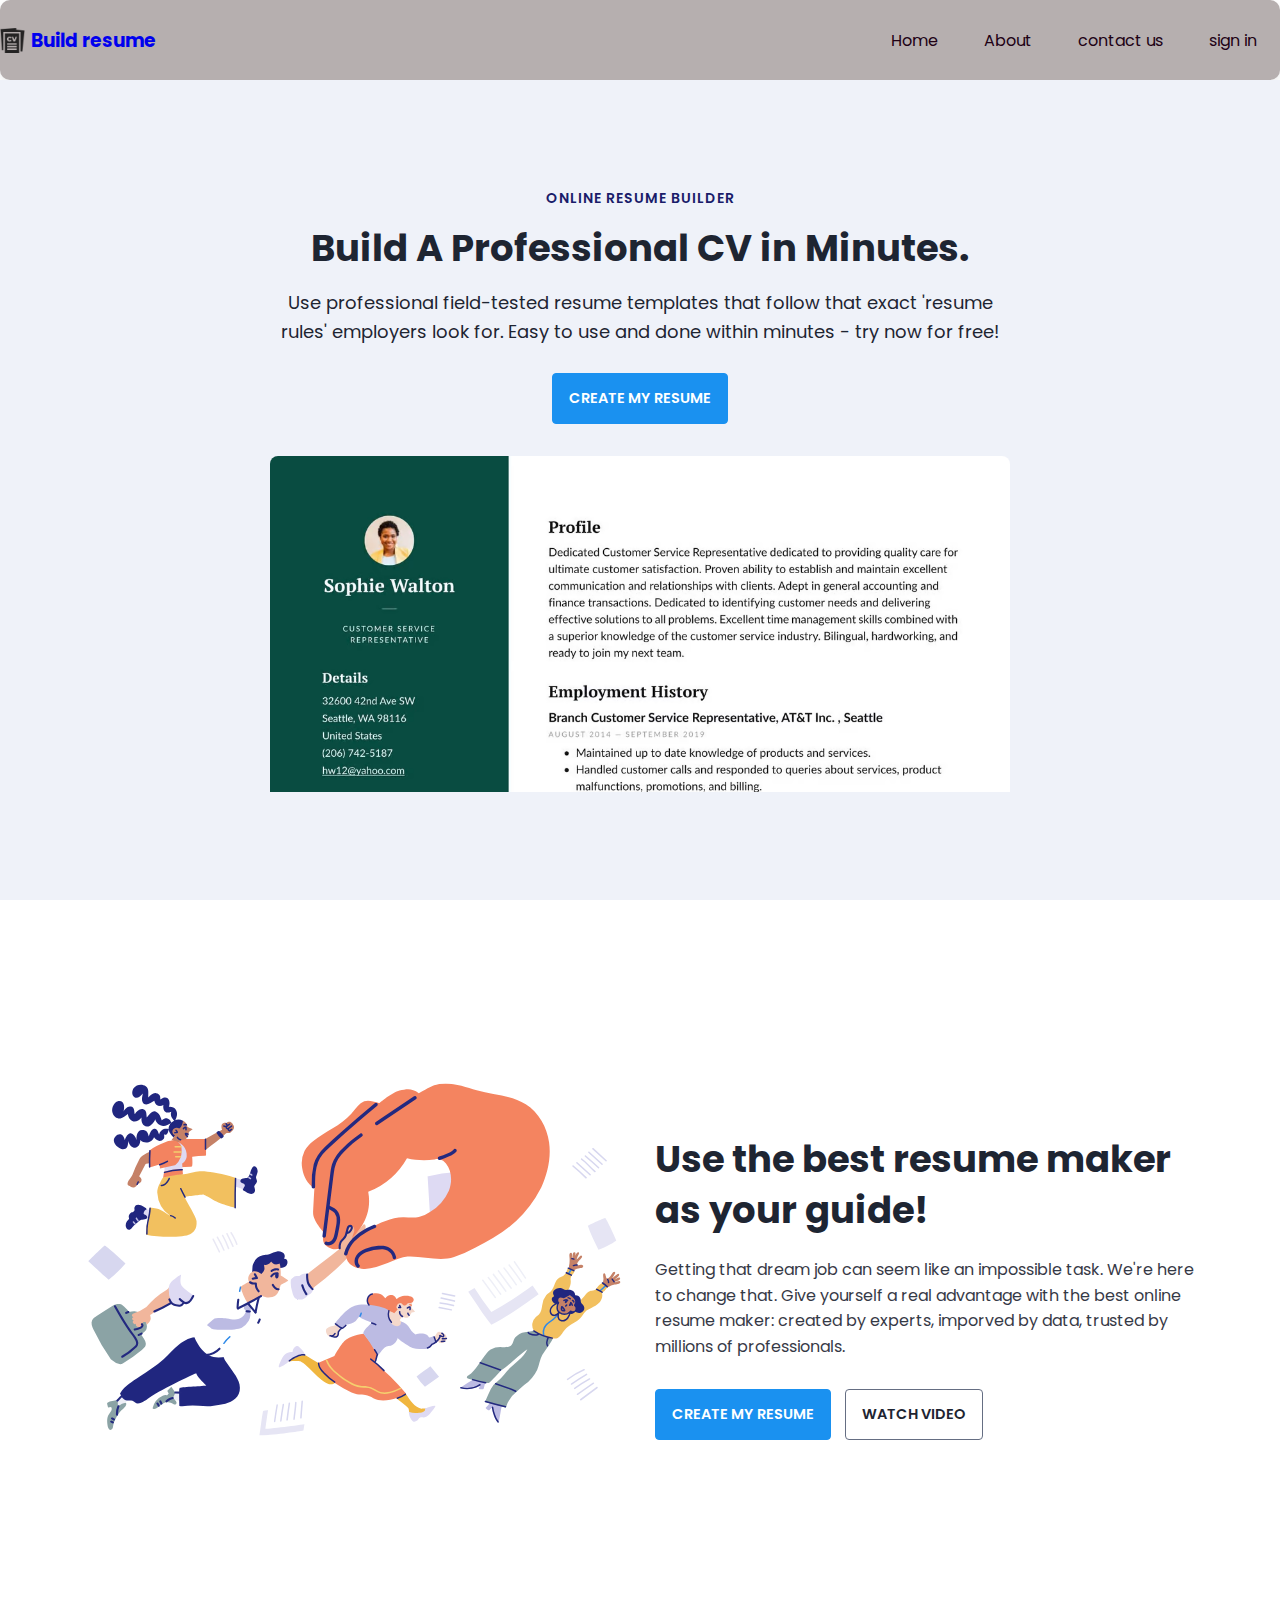
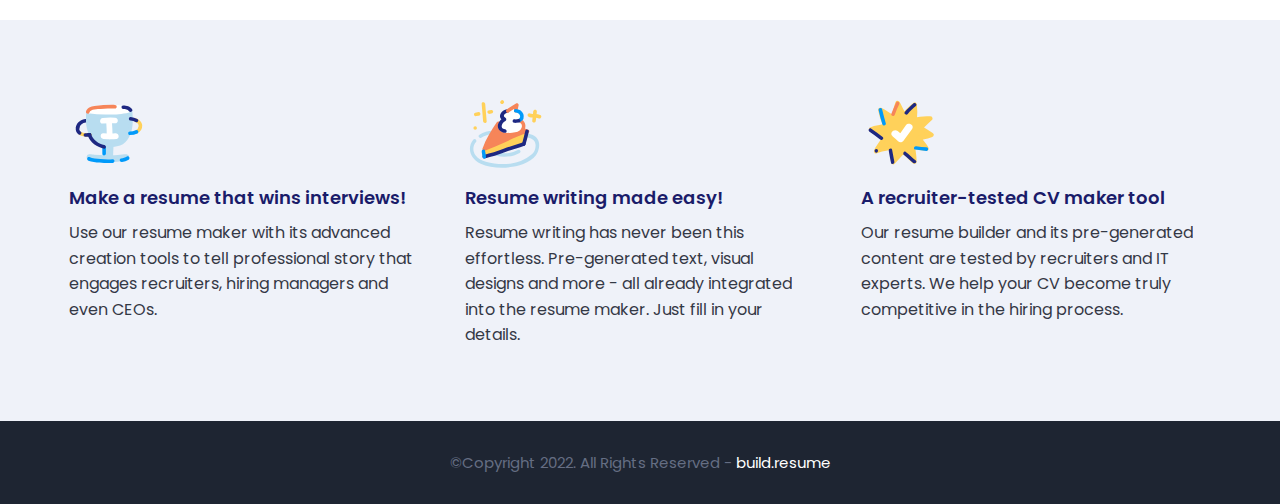
<file: index.html>
<!DOCTYPE html>
<html>
    <head>
        <meta charset="utf-8">
        <meta http-equiv="X-UA-Compatible" content="IE=edge">
        <title>Home Page</title>
        <meta name="description" content="">
        <meta name="viewport" content="width=device-width, initial-scale=1">
        <link rel="stylesheet" href="resume/css/main.css">
    </head>
    <body>
        <nav class="navbar">
            <div class = "brand-and-toggler">
                <img src = "resume/images/curriculum-vitae.png" alt = "" class = "navbar-brand-icon">
                <a href = "index.html" class = "navbar-brand">
                    <h3> Build resume </h3>
                </a>
            </div>
            <ul>
                <li><a href="login.html">sign in</a></li>
                <li><a href="#">contact us</a></li>
                <li><a href="about.html">About</a></li>
                <li><a href="index.html">Home</a></li> 
            </ul>
        </nav>
        

        <header class = "header bg-bright" id = "header">
            <div class = "container">
                <div class = "header-content text-center">
                    <h6 class = "text-uppercase text-blue-dark fs-14 fw-6 ls-1">online resume builder</h6>
                    <h1 class = "lg-title">Build A Professional CV in Minutes.</h1>
                    <p class = "text-dark fs-18">Use professional field-tested resume templates that follow that exact 'resume rules' employers look for. Easy to use and done within minutes - try now for free!</p>
                    <a href = "resume.html" class = "btn btn-primary text-uppercase">create my resume</a>
                    <img src = "resume/images/dublin-resume-templates.avif">
                </div>
            </div>
        </header>

        <div class="section-one">
            <div class="container">
                <div class = "section-one-content">
                    <div class="section-one-l">
                        <img src = "resume/images/visual-0c7080adf17f1f207276f613447c924f667dab34b7ac415cd7ef653172defd0b.svg">
                    </div>
                    <div class = "section-one-r text-center">
                        <h2 class = "lg-title">Use the best resume maker as your guide!</h2>
                        <p class = "text">Getting that dream job can seem like an impossible task. We're here to change that. Give yourself a real advantage with the best online resume maker: created by experts, imporved by data, trusted by millions of professionals.</p>
                        <div class = "btn-group">
                            <a href = "resume.html" class = "btn btn-primary text-uppercase">create my resume</a>
                            <a href = "#" class = "btn btn-secondary text-uppercase">watch video</a>
                        </div>
                    </div>
                </div>
            </div>
        </div>
         
        <div class = "section-two bg-bright">
            <div class="container">
                <div class="section-two-content">
                    <div class = "section-items">
                        <div class = "section-item">
                            <div class = "section-item-icon">
                                <img src = "resume/images/feature-1-edf4481d69166ac81917d1e40e6597c8d61aa970ad44367ce78049bf830fbda5.svg" alt = "">
                            </div>
                            <h5 class = "section-item-title">Make a resume that wins interviews!</h5>
                            <p class = "text">Use our resume maker with its advanced creation tools to tell professional story that engages recruiters, hiring managers and even CEOs.</p>
                        </div>

                        <div class = "section-item">
                            <div class = "section-item-icon">
                                <img src = "resume/images/feature-2-a7a471bd973c02a55d1b3f8aff578cd3c9a4c5ac4fc74423d94ecc04aef3492b.svg" alt = "">
                            </div>
                            <h5 class = "section-item-title">Resume writing made easy!</h5>
                            <p class = "text">Resume writing has never been this effortless. Pre-generated text, visual designs and more - all already integrated into the resume maker. Just fill in your details.</p>
                        </div>

                        <div class = "section-item">
                            <div class = "section-item-icon">
                                <img src = "resume/images/feature-3-4e87a82f83e260488c36f8105e26f439fdc3ee5009372bb5e12d9421f32eabdd.svg" alt = "">
                            </div>
                            <h5 class = "section-item-title">A recruiter-tested CV maker tool</h5>
                            <p class = "text">Our resume builder and its pre-generated content are tested by recruiters and IT experts. We help your CV become truly competitive in the hiring process.</p>
                        </div>
                    </div>
                </div>
            </div>
        </div>

        <footer class = "footer bg-dark">
            <div class="container">
                <div class = "footer-content text-center">
                    <p class="fs-15">&copy;Copyright 2022. All Rights Reserved - <span>build.resume</span></p>
                </div>
            </div>
        </footer>
        
    </body>
</html>
</file>
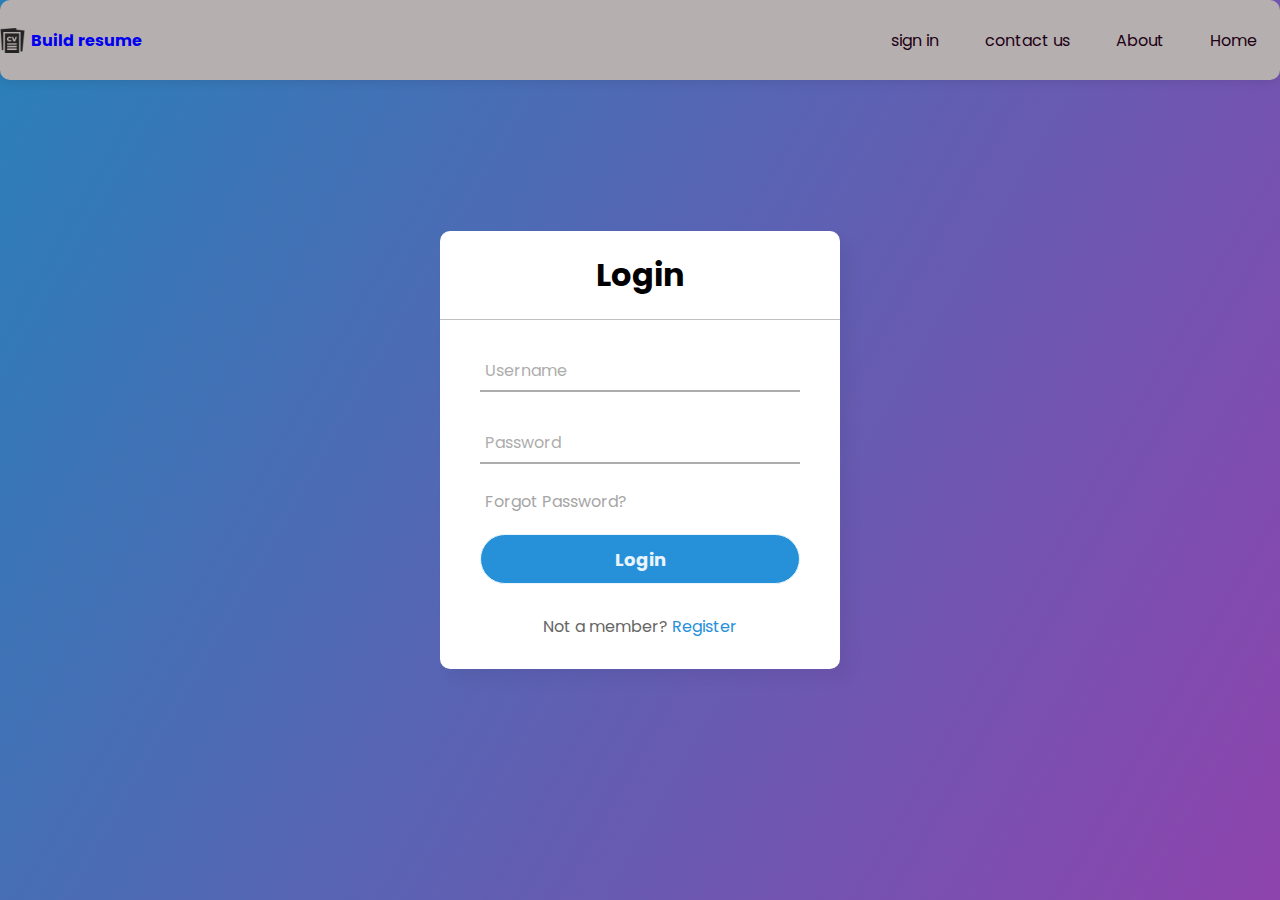
<file: login.html>
<!DOCTYPE html>
<!-- Coding By CodingNepal - youtube.com/codingnepal -->
<html lang="en" dir="ltr">
  <head>
    <meta charset="utf-8">
    <title>Animated Login Form | CodingNepal</title>
    <link rel="stylesheet" href="resume/css/main.css">
    <link rel="stylesheet" href="style.css">
  </head>
  <body>
    <nav class="navbar">
      <div class = "brand-and-toggler">
          <img src = "resume/images/curriculum-vitae.png" alt = "" class = "navbar-brand-icon">
          <a href = "index.html" class = "navbar-brand">
              <h4> Build resume </h4>
          </a>
      </div>    
      <ul>
          <li><a href="index.html">Home</a></li>
          <li><a href="about.html">About</a></li>
          <li><a href="#">contact us</a></li>
          <li><a href="login.html">sign in</a></li>
      </ul>
  </nav>
    <div class="center">
      <h1>Login</h1>
      <form method="post">
        <div class="txt_field">
          <input type="text" required>
          <span></span>
          <label>Username</label>
        </div>
        <div class="txt_field">
          <input type="password" required>
          <span></span>
          <label>Password</label>
        </div>
        <div class="pass">Forgot Password?</div>
        <input type="submit" value="Login">
        <div class="signup_link">
          Not a member? <a href="register.html">Register</a>
        </div>
      </form>
    </div>

  </body>
</html>
</file>
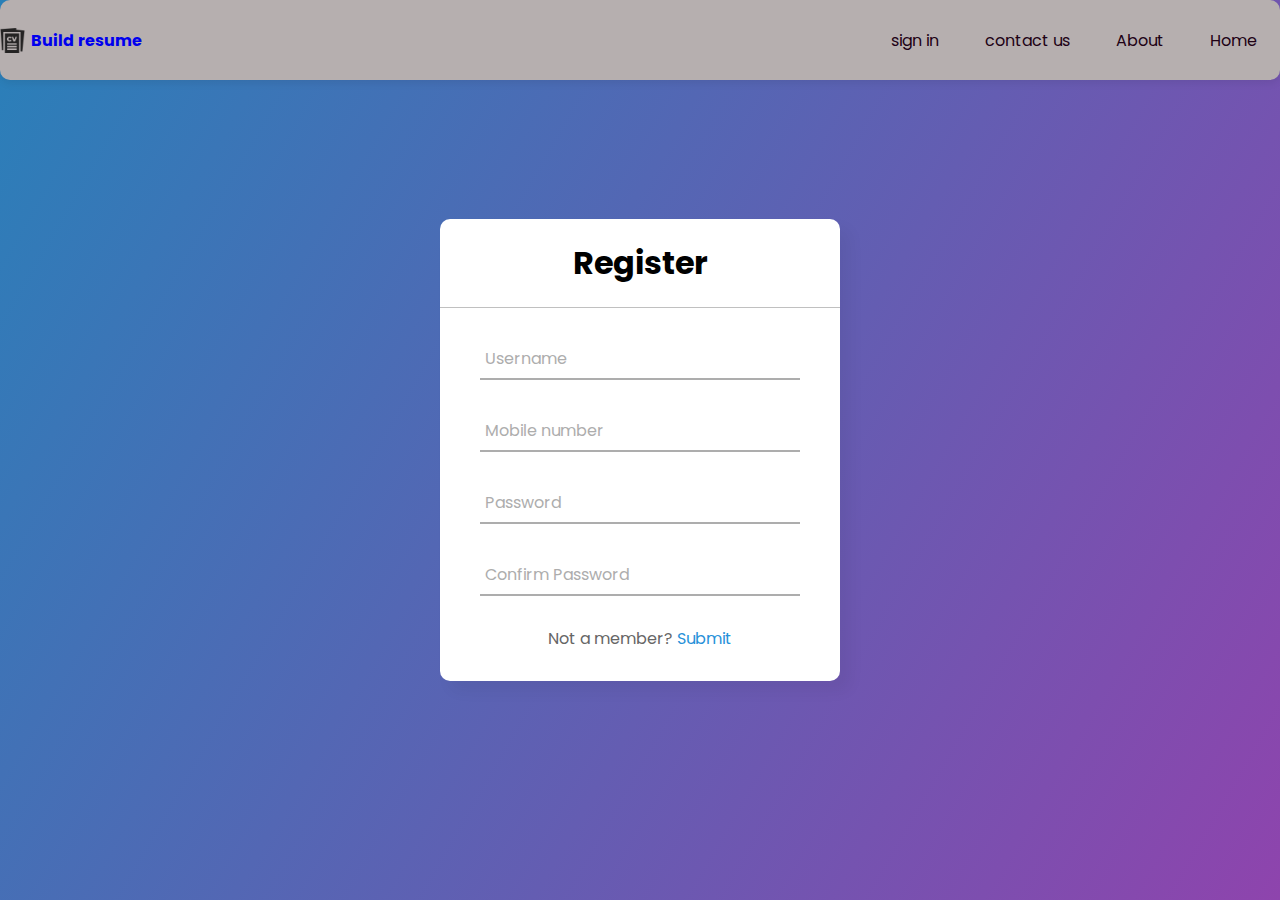
<file: register.html>
</html>
<!DOCTYPE html>
<!-- Coding By CodingNepal - youtube.com/codingnepal -->
<html lang="en" dir="ltr">
  <head>
    <meta charset="utf-8">
    <title>Animated Login Form | CodingNepal</title>
    <link rel="stylesheet" href="resume/css/main.css">
    <link rel="stylesheet" href="style.css">
  </head>
  <body>
    <nav class="navbar">
      <div class = "brand-and-toggler">
          <img src = "resume/images/curriculum-vitae.png" alt = "" class = "navbar-brand-icon">
          <a href = "index.html" class = "navbar-brand">
              <h4> Build resume </h4>
          </a>
      </div>
      <ul>
          <li><a href="index.html">Home</a></li>
          <li><a href="about.html">About</a></li>
          <li><a href="#">contact us</a></li>
          <li><a href="resume/Login Form - No JavaScript/index.html">sign in</a></li>
      </ul>
  </nav>
    <div class="center">
      <h1>Register</h1>
      <form method="post">
        <div class="txt_field">
          <input type="text" required>
          <span></span>
          <label>Username</label>
        </div>
        <div class="txt_field">
          <input type="password" required>
          <span></span>
          <label>Mobile number</label>
        </div>
        <div class="txt_field">
          <input type="password" required>
          <span></span>
          <label>Password</label>
        </div>
        <div class="txt_field">
          <input type="password" required>
          <span></span>
          <label>Confirm Password</label>
        </div>
        <div class="signup_link">
          Not a member? <a href="#">Submit</a>
        </div>
      </form>
    </div>

  </body>
</html>
</file>
<file: resume/css/main.css>
@import url('https://fonts.googleapis.com/css2?family=Manrope:wght@200;300;400;500;600;700;800&family=Poppins:ital,wght@0,100;0,200;0,300;0,400;0,500;0,600;0,700;0,800;0,900;1,100;1,200;1,300;1,400;1,500;1,600;1,700;1,800;1,900&display=swap');

:root{
    --clr-blue: #1A91F0;
    --clr-blue-mid: #1170CD;
    --clr-blue-dark: #1A1C6A;
    --clr-white: #fff;
    --clr-bright: #EFF2F9;
    --clr-dark: #1e2532;
    --clr-black: #000;
    --clr-grey: #656e83;
    --clr-green: #084C41;
    --font-poppins: 'Poppins', sans-serif;
    --font-manrope: 'Manrope', sans-serif;;
    --transition: all 300ms ease-in-out;
}

*{
    padding: 0;
    margin: 0;
    box-sizing: border-box;
}

html{
    font-size: 10px;
}

body{
    font-size: 1.6rem;
    font-family: var(--font-poppins);
}

button{
    border: none;
    background-color: transparent;
    outline: 0;
    cursor: pointer;
    font-family: inherit;
}

img{
    width: 100%;
    display: block;
}

a{
    text-decoration: none;
}

/* fonts */
.font-poppins{font-family: var(--font-poppins);}
.font-manrope{font-family: var(--font-manrope);}

/* text colors */
.text-blue{color: var(--clr-blue);}
.text-blue-mid{color: var(--clr-blue-mid);}
.text-blue-dark{color: var(--clr-blue-dark);}
.text-bright{color: var(--clr-bright);}
.text-dark{color: var(--clr-dark);}
.text-grey{color: var(--clr-grey);}
.text-white{color: var(--clr-white);}

/* backgrounds */
.bg-blue{background-color: var(--clr-blue);}
.bg-blue-mid{background-color: var(--clr-blue-mid);}
.bg-blue-dark{background-color: var(--clr-blue-dark);}
.bg-bright{background-color: var(--clr-bright);}
.bg-dark{background-color: var(--clr-dark);}
.bg-grey{background-color: var(--clr-grey);}
.bg-white{background-color: var(--clr-white);}
.bg-black{background-color: var(--clr-black);}
.bg-green{background-color: var(--clr-green);}

.text-center{ text-align: center;}
.text-left{text-align: left;}
.text-right{text-align: right;}
.text-uppercase{text-transform: uppercase;}
.text-lowercase{text-transform: lowercase;}
.text-capitalize{text-transform: capitalize;}
.text{
    color: var(--clr-dark);
    opacity: 0.9;
    margin: 2rem 0;
    line-height: 1.6;
}

.fw-2{font-weight: 200;}
.fw-3{font-weight: 300;}
.fw-4{font-weight: 400;}
.fw-5{font-weight: 500;}
.fw-6{font-weight: 600;}
.fw-7{font-weight: 700;}
.fw-8{font-weight: 800;}

.fs-13{font-size: 13px;}
.fs-14{font-size: 14px;}
.fs-15{font-size: 15px;}
.fs-16{font-size: 16px;}
.fs-17{font-size: 17px;}
.fs-18{font-size: 18px;}
.fs-19{font-size: 19px;}
.fs-20{font-size: 20px;}
.fs-21{font-size: 21px;}
.fs-22{font-size: 22px;}
.fs-23{font-size: 23px;}
.fs-24{font-size: 24px;}
.fs-25{font-size: 25px;}

.ls-1{letter-spacing: 1px;}
.ls-2{letter-spacing: 2px;}

.container{
    max-width: 1200px;
    margin: 0 auto;
    padding: 0 1.6rem;
}

/* bars button */
.bars{
    display: flex;
    flex-direction: column;
    justify-content: space-between;
    height: 16.5px;
    width: 25px;
}
.bars .bar{
    width: 100%;
    height: 2px;
    background-color: var(--clr-blue);
    transition: var(--transition);
}

.bars:hover .bar{
    background-color: var(--clr-dark);
}

/* buttons */
.btn{
    font-size: 14.5px;
    font-weight: 600;
    padding: 1.4rem 1.6rem;
    border-radius: 4px;
    display: inline-block;
}

.btn-primary{
    background-color: var(--clr-blue);
    color: var(--clr-white);
    border: 1px solid var(--clr-blue);
    transition: var(--transition);
}

.btn-primary:hover{
    background-color: transparent;
    color: var(--clr-dark);
    border-color: var(--clr-grey);
}

.btn-secondary{
    background-color: transparent;
    color: var(--clr-dark);
    border: 1px solid var(--clr-grey);
    transition: var(--transition);
}

.btn-secondary:hover{
    background-color: var(--clr-blue);
    color: var(--clr-white);
    border-color: var(--clr-blue);
}

.btn-group button:first-child, .btn-group a:first-child{
    margin-right: 1rem!important;
}

/* navbar part */
.navbar{
    height: 80px;
    display: flex;
    align-items: center;
    box-shadow: rgba(0, 0, 0, 0.08) 0px 3px 8px;
}

.navbar{
    background-color: rgb(182, 175, 175);
    border-radius: 10px;
    justify-content: flex-end;
  }

.navbar li{
    float: right;
    list-style: none; 
    margin: 13px 20px;
    justify-content: flex-end;
} 
.navbar ul{
    overflow: auto;
    align-items: end;
}

.navbar li a{
    padding: 3px 3px;
    align-items: end;
    color: rgb(32, 1, 21);
}

.navbar li a:hover{
    color: rgb(0, 21, 255)
}
.navbar-brand-icon{
    width: 25px;
    margin-right: 6px;
    opacity: 0.8;
}
.brand-and-toggler{
    display: flex;
    align-items: center;
    margin-right: auto;    
}
.header{
    min-height: calc(100vh - 80px);
    display: flex;
    flex-direction: column;
    align-items: center;
    justify-content: center;
}
.header-content{
    max-width: 740px;
    margin-right: auto;
    margin-left: auto;
}
.header-content img{
    max-width: 760px;
    border-top-right-radius: 8px;
    border-top-left-radius: 8px;
    margin-top: 3.2rem;
}
.lg-title{
    margin: 1.4rem 0;
    font-size: 37px;
    line-height: 1.4;
    color: var(--clr-dark);
}
.header-content p{
    margin-bottom: 2.6rem;
    line-height: 1.6;
}


/* section one */
.section-one{
    padding: 64px 0;
    min-height: 80vh;
    display: flex;
    align-items: center;
}
.section-one-l img{
    max-width: 545px;
    margin-right: auto;
    margin-left: auto;
}
.section-one-r{
    margin-top: 4rem;
}

.section-one .btn-group{
    margin-top: 2rem;
}
.section-one-r{
    max-width: 545px;
    margin-right: auto;
    margin-left: auto;
}
.section-one-r .btn-group{
    margin-top: 3rem;
}

/* section two */
.section-two{
    padding: 64px 0;
}
.section-two .section-items{
    display: grid;
    gap: 2rem;
}

.section-two .section-item{
    max-width: 350px;
    text-align: center;
    margin-right: auto;
    margin-left: auto;
}
.section-two .section-item-icon{
    margin: 1rem 0;
}
.section-two .section-item-icon img{
    width: 80px;
    margin-right: auto;
    margin-left: auto;
}
.section-two .section-item-title{
    color: var(--clr-blue-dark);
    font-size: 1.8rem;
    font-weight: 600;
}
.section-two .text{
    margin: 0.9rem 0;
}

/* footer */
.footer{
    padding: 3rem 0;
}
.footer-content p{
    color: var(--clr-grey);
}
.footer-content p span{
    color: var(--clr-white);
}

/* media queries */
@media screen and (min-width: 768px){
    .section-two .section-items{
        grid-template-columns: repeat(2, 1fr);
    }
}

@media screen and (min-width: 992px){
    .section-one-content{
        display: grid;
        grid-template-columns: repeat(2, 1fr);
        column-gap: 3rem;
    }
    .section-one-r{
        text-align: left;
    }
    .section-two .section-items{
        grid-template-columns: repeat(3, 1fr);
    }
    .section-two .section-item{
        text-align: left;
    }
    .section-two .section-item-icon img{
        margin-left: 0;
    }
}



/* resume page */
#about-sc{
    padding: 64px 0;
}

.cv-form-row-title{
    background-color: var(--clr-dark);
    padding: 0.8rem 1.6rem;
    margin-bottom: 2rem;
}

.cv-form-row-title h3{
    color: var(--clr-white);
    font-weight: 500;
    text-transform: uppercase;
    letter-spacing: 1.5px;
    font-size: 1.7rem;
}
.cv-form-blk{
    margin: 3rem 0;
}
.cv-form-row{
    padding: 3rem 2rem 0 2rem;
    border: 1px solid rgba(0, 0, 0, 0.08);
    margin-bottom: 1rem;
    position: relative;
}
textarea{
    resize: none;
}
.form-elem{
    margin-bottom: 3rem;
    position: relative;
}
.form-label{
    display: block;
    font-weight: 600;
    font-size: 14px;
    color: var(--clr-dark);
    margin-bottom: 0.5rem;
}
.form-control{
    border-radius: none;
    border: 1px solid rgba(0, 0, 0, 0.1);
    font-size: 14px;
    padding: 0.8rem 1.6rem;
    font-family: inherit;
    width: 100%;
    outline: 0;
    transition: var(--transition);
}

.form-control:focus{
    border-color: rgba(0, 0, 0, 0.3);
}
.form-text{
    color: #ca0b00;
    font-size: 12px;
    position: absolute;
    letter-spacing: 0.5px;
    top: calc(100% + 2px);
    left: 0;
    width: 100%;
}
.cols-3, .cols-2{
    display: grid;
}
.repeater-add-btn{
    width: 25px;
    height: 25px;
    background-color: var(--clr-blue-mid);
    font-size: 1.6rem;
    color: var(--clr-white);
    margin: 1rem 0;
}
.repeater-remove-btn{
    position: absolute;
    top: 10px;
    right: 10px;
    z-index: 999;
    width: 25px;
    height: 25px;
    border-radius: 50%;
    background-color: #ca0b00;
    color: var(--clr-white);
    font-size: 1.6rem;
}

/* preview section */
.preview-cnt{
    border-radius: 5px;
    display: grid;
    grid-template-columns: 32% auto;
    box-shadow: rgba(149, 157, 165, 0.2) 0px 8px 24px;
    overflow: hidden;
}

.preview-cnt-l{
    padding: 3rem 3rem 2rem 3rem;
}
.preview-cnt-r{
    padding: 3rem 3rem 3rem 4rem;
}
.preview-cnt-l .preview-blk:nth-child(1){
    text-align: center;
}
.preview-image{
    width: 120px;
    height: 120px;
    border-radius: 50%;
    overflow: hidden;
    margin-right: auto;
    margin-left: auto;
}
.preview-image img{
    width: 100%;
    height: 100%;
    object-fit: cover;
}
.preview-item-name{
    font-size: 2.4rem;
    font-weight: 600;
    margin: 1.8rem 0;
    position: relative;
}
.preview-item-name::after{
    position: absolute;
    content: "";
    bottom: -10px;
    width: 50px;
    height: 1.5px;
    background-color: rgba(255, 255, 255, 0.5);
    left: 50%;
    transform: translateX(-50%);
}
.preview-blk{
    padding: 1rem 0;
    margin-bottom: 1rem;
}
.preview-blk-title h3{
    text-transform: uppercase;
    letter-spacing: 0.5px;
    border-bottom: 0.5px solid rgba(0, 0, 0, 0.08);
    padding-bottom: 0.5rem;
}
.preview-blk-title{
    margin-bottom: 1rem;
}
.preview-blk-list .preview-item{
    font-size: 1.5rem;
    margin-bottom: 0.2rem;
    opacity: 0.95;
}
.preview-cnt-r .preview-blk-title{
    color: var(--clr-dark);
}
.preview-cnt-r .preview-blk-list .preview-item{
    margin-top: 1.8rem;
}

.achievements-items.preview-blk-list .preview-item span:first-child,
.educations-items.preview-blk-list .preview-item span:first-child,
.experiences-items.preview-blk-list .preview-item span:first-child{
    display: block;
    font-weight: 600;
    margin-bottom: 1rem;
    background-color: rgba(0, 0, 0, 0.03);
}

.educations-items.preview-blk-list .preview-item span:nth-child(2),
.experiences-items.preview-blk-list .preview-item span:nth-child(2){
    font-weight: 600;
    margin-right: 1rem;
}

.educations-items.preview-blk-list .preview-item span:nth-child(3),
.experiences-items.preview-blk-list .preview-item span:nth-child(3){
    font-style: italic;
    margin-right: 1rem;
}

.educations-items.preview-blk-list .preview-item span:nth-child(4),
.educations-items.preview-blk-list .preview-item span:nth-child(5),
.experiences-items.preview-blk-list .preview-item span:nth-child(4),
.experiences-items.preview-blk-list .preview-item span:nth-child(5){
    margin-right: 1rem;
    background-color: var(--clr-green);
    color: var(--clr-white);
    padding: 0 1rem;
    border-radius: 0.6rem;
}

.educations-items.preview-blk-list .preview-item span:nth-child(6),
.experiences-items.preview-blk-list .preview-item span:nth-child(6){
    font-size: 13.5px;
    display: block;
    opacity: 0.8;
    margin-top: 1rem;
}
.projects-items.preview-blk-list .preview-item span{
    display: block;
}

@media screen and (min-width: 768px){
    .cols-3{
        grid-template-columns: repeat(3, 1fr);
        column-gap: 2rem;
    }
    .cols-2{
        grid-template-columns: repeat(2, 1fr);
        column-gap: 2rem;
    }
}

@media screen and (min-width: 992px){
    .cv-form-row{
        padding: 3rem 3rem 0rem 3rem;
    }
    .cols-3{
        grid-template-columns: repeat(3, 1fr);
    }
}

.print-btn-sc{
    margin: 2rem 0 6rem 0;
}

/* print section */
@media print{
    body *{
        visibility: hidden;
    }

    .non_print_area{
        display: none;
    }

    .print_area, .print_area *{
        visibility: visible;
    }

    .print_area{
        width: 100%;
        position: absolute;
        left: 0;
        top: 0;
        overflow: hidden;
    }
}
</file>
<file: style.css>
@import url('https://fonts.googleapis.com/css2?family=Noto+Sans:wght@700&family=Poppins:wght@400;500;600&display=swap');
*{
  margin: 0;
  padding: 0;
  box-sizing: border-box;
  font-family: "Poppins", sans-serif;
}
body{
  margin: 0;
  padding: 0;
  background: linear-gradient(120deg,#2980b9, #8e44ad);
  height: 100vh;
  overflow: hidden;
}
.center{
  position: absolute;
  top: 50%;
  left: 50%;
  transform: translate(-50%, -50%);
  width: 400px;
  background: white;
  border-radius: 10px;
  box-shadow: 10px 10px 15px rgba(0,0,0,0.05);
}
.center h1{
  text-align: center;
  padding: 20px 0;
  border-bottom: 1px solid silver;
}
.center form{
  padding: 0 40px;
  box-sizing: border-box;
}
form .txt_field{
  position: relative;
  border-bottom: 2px solid #adadad;
  margin: 30px 0;
}
.txt_field input{
  width: 100%;
  padding: 0 5px;
  height: 40px;
  font-size: 16px;
  border: none;
  background: none;
  outline: none;
}
.txt_field label{
  position: absolute;
  top: 50%;
  left: 5px;
  color: #adadad;
  transform: translateY(-50%);
  font-size: 16px;
  pointer-events: none;
  transition: .5s;
}
.txt_field span::before{
  content: '';
  position: absolute;
  top: 40px;
  left: 0;
  width: 0%;
  height: 2px;
  background: #2691d9;
  transition: .5s;
}
.txt_field input:focus ~ label,
.txt_field input:valid ~ label{
  top: -5px;
  color: #2691d9;
}
.txt_field input:focus ~ span::before,
.txt_field input:valid ~ span::before{
  width: 100%;
}
.pass{
  margin: -5px 0 20px 5px;
  color: #a6a6a6;
  cursor: pointer;
}
.pass:hover{
  text-decoration: underline;
}
input[type="submit"]{
  width: 100%;
  height: 50px;
  border: 1px solid;
  background: #2691d9;
  border-radius: 25px;
  font-size: 18px;
  color: #e9f4fb;
  font-weight: 700;
  cursor: pointer;
  outline: none;
}
input[type="submit"]:hover{
  border-color: #2691d9;
  transition: .5s;
}
.signup_link{
  margin: 30px 0;
  text-align: center;
  font-size: 16px;
  color: #666666;
}
.signup_link a{
  color: #2691d9;
  text-decoration: none;
}
.signup_link a:hover{
  text-decoration: underline;
}
</file>
